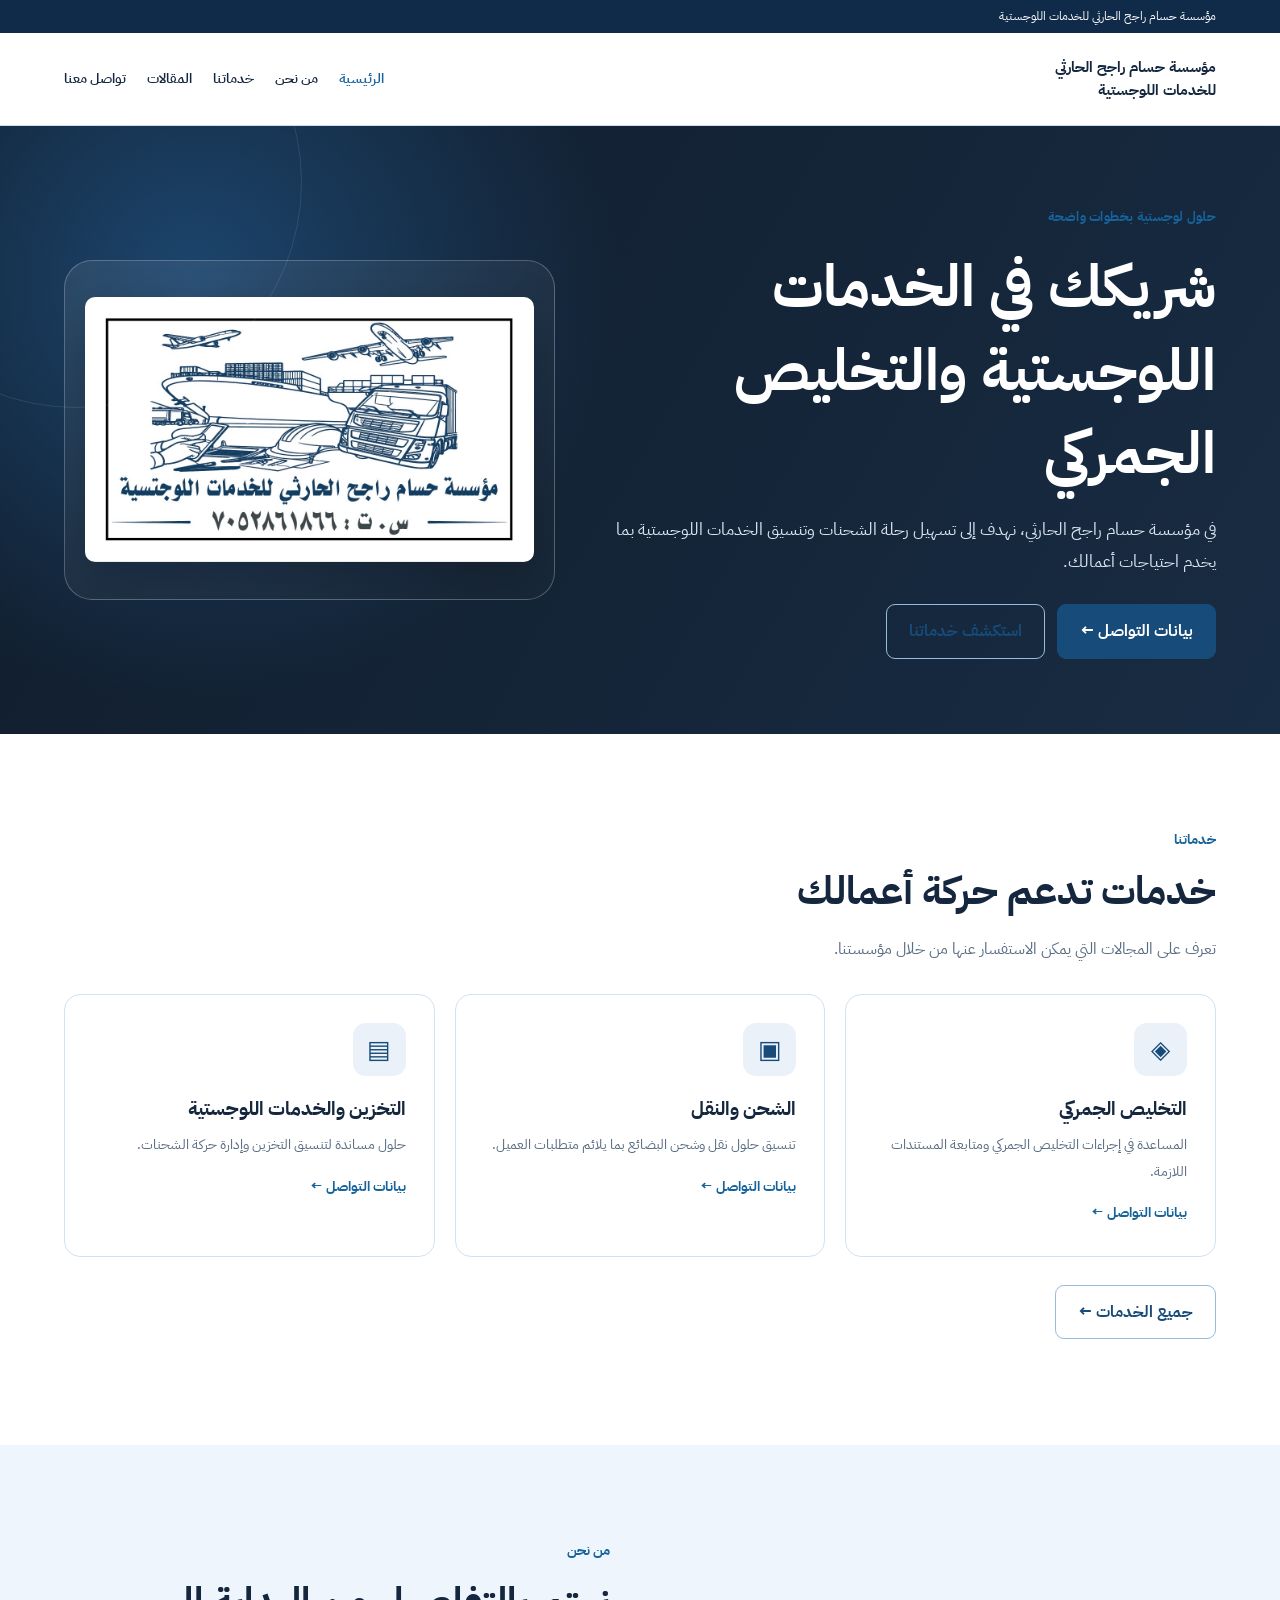
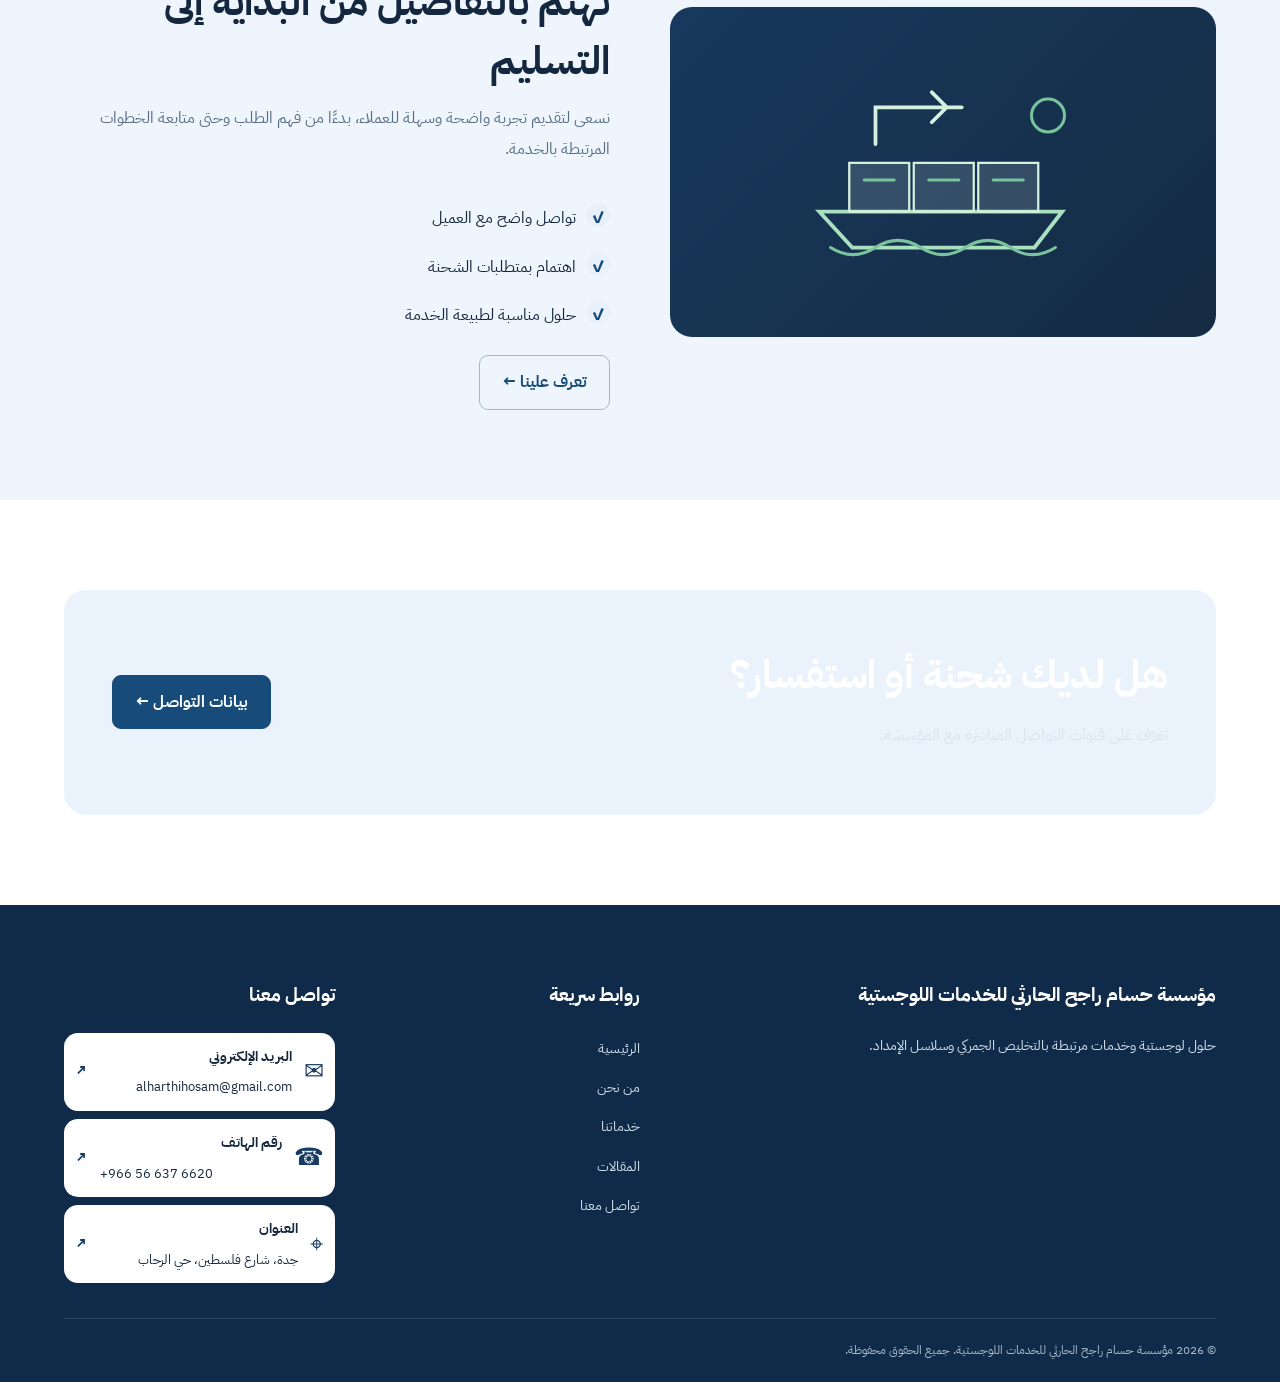
<file: index.html>
<!DOCTYPE html>
<html dir="rtl" lang="ar"><head><meta charset="utf-8"/><meta content="width=device-width,initial-scale=1" name="viewport"/><meta content="مؤسسة حسام راجح الحارثي للخدمات اللوجستية — حلول لوجستية وخدمات تخليص جمركي" name="description"/><title>الرئيسية | مؤسسة حسام راجح الحارثي</title><link href="assets/style.css" rel="stylesheet"/></head><body><div class="top"><div class="wrap">مؤسسة حسام راجح الحارثي للخدمات اللوجستية</div></div><header class="header"><div class="wrap nav"><a class="brand" href="index.html"><span>مؤسسة حسام راجح الحارثي<br/>للخدمات اللوجستية</span></a><button aria-expanded="false" aria-label="فتح القائمة" class="menu">☰ القائمة</button><nav aria-label="التنقل الرئيسي" class="links"><a class="active" href="index.html">الرئيسية</a><a class="" href="about.html">من نحن</a><a class="" href="services.html">خدماتنا</a><a class="" href="articles.html">المقالات</a><a class="" href="contact.html">تواصل معنا</a></nav></div></header><main><section class="hero"><div class="wrap inner"><div class="reveal"><span class="eyebrow">حلول لوجستية بخطوات واضحة</span><h1>شريكك في الخدمات اللوجستية والتخليص الجمركي</h1><p>في مؤسسة حسام راجح الحارثي، نهدف إلى تسهيل رحلة الشحنات وتنسيق الخدمات اللوجستية بما يخدم احتياجات أعمالك.</p><div class="hero-actions"><a class="btn" href="contact.html">بيانات التواصل ←</a><a class="btn outline" href="services.html">استكشف خدماتنا</a></div></div><div class="hero-art float"><img alt="شعار مؤسسة حسام راجح الحارثي للخدمات اللوجستية" class="hero-logo" src="assets/logo.jpg"/></div></div></section><section class="section"><div class="wrap"><span class="kicker">خدماتنا</span><h2>خدمات تدعم حركة أعمالك</h2><p class="intro">تعرف على المجالات التي يمكن الاستفسار عنها من خلال مؤسستنا.</p><div class="cards"><article class="card reveal"><div class="symbol">◈</div><h3>التخليص الجمركي</h3><p>المساعدة في إجراءات التخليص الجمركي ومتابعة المستندات اللازمة.</p><a class="more" href="contact.html">بيانات التواصل ←</a></article><article class="card reveal"><div class="symbol">▣</div><h3>الشحن والنقل</h3><p>تنسيق حلول نقل وشحن البضائع بما يلائم متطلبات العميل.</p><a class="more" href="contact.html">بيانات التواصل ←</a></article><article class="card reveal"><div class="symbol">▤</div><h3>التخزين والخدمات اللوجستية</h3><p>حلول مساندة لتنسيق التخزين وإدارة حركة الشحنات.</p><a class="more" href="contact.html">بيانات التواصل ←</a></article></div><p style="margin-top:28px"><a class="btn outline" href="services.html">جميع الخدمات ←</a></p></div></section><section class="section soft"><div class="wrap split"><div class="visual reveal"><svg aria-hidden="true" fill="none" viewbox="0 0 440 300" xmlns="http://www.w3.org/2000/svg"><path d="M55 202h324l-37 48H99z" stroke="#A9E0BF" stroke-width="5"></path><path d="M95 137h80v65H95zM181 137h80v65h-80zM267 137h80v65h-80z" fill="#F2FAF5" fill-opacity=".14" stroke="#D6F0E0" stroke-width="3"></path><path d="M115 160h40m46 0h40m46 0h40M70 250q30 19 60 0t60 0t60 0t60 0t60 0" stroke="#7AC49D" stroke-linecap="round" stroke-width="4"></path><path d="M130 112V63h115m-20 0-20-20m20 20-20 20" stroke="#D6F0E0" stroke-linecap="round" stroke-width="5"></path><circle cx="360" cy="74" r="22" stroke="#7AC49D" stroke-width="4"></circle></svg></div><div class="reveal"><span class="kicker">من نحن</span><h2>نهتم بالتفاصيل من البداية إلى التسليم</h2><p class="intro">نسعى لتقديم تجربة واضحة وسهلة للعملاء، بدءًا من فهم الطلب وحتى متابعة الخطوات المرتبطة بالخدمة.</p><ul class="ticks"><li>تواصل واضح مع العميل</li><li>اهتمام بمتطلبات الشحنة</li><li>حلول مناسبة لطبيعة الخدمة</li></ul><a class="btn outline" href="about.html">تعرف علينا ←</a></div></div></section><section class="section"><div class="wrap"><div class="cta reveal"><div><h2>هل لديك شحنة أو استفسار؟</h2><p>تعرّف على قنوات التواصل المباشرة مع المؤسسة.</p></div><a class="btn" href="contact.html">بيانات التواصل ←</a></div></div></section></main><footer class="footer"><div class="wrap"><div class="foot-grid"><div><h3>مؤسسة حسام راجح الحارثي للخدمات اللوجستية</h3><p>حلول لوجستية وخدمات مرتبطة بالتخليص الجمركي وسلاسل الإمداد.</p></div><div><h3>روابط سريعة</h3><ul><li><a href="index.html">الرئيسية</a></li><li><a href="about.html">من نحن</a></li><li><a href="services.html">خدماتنا</a></li><li><a href="articles.html">المقالات</a></li><li><a href="contact.html">تواصل معنا</a></li></ul></div><div><h3>تواصل معنا</h3><div class="contact-options">
<a class="contact-option" href="mailto:alharthihosam@gmail.com"><span>✉</span><div><strong>البريد الإلكتروني</strong><small>alharthihosam@gmail.com</small></div><b>↗</b></a>
<a class="contact-option" href="tel:+966566376620"><span>☎</span><div><strong>رقم الهاتف</strong><small dir="ltr">+966 56 637 6620</small></div><b>↗</b></a>
<a class="contact-option" href="https://www.google.com/maps/search/?api=1&amp;query=%D8%AC%D8%AF%D8%A9%D8%8C%20%D8%B4%D8%A7%D8%B1%D8%B9%20%D9%81%D9%84%D8%B3%D8%B7%D9%8A%D9%86%D8%8C%20%D8%AD%D9%8A%20%D8%A7%D9%84%D8%B1%D8%AD%D8%A7%D8%A8" rel="noopener noreferrer" target="_blank"><span>⌖</span><div><strong>العنوان</strong><small>جدة، شارع فلسطين، حي الرحاب</small></div><b>↗</b></a>
</div></div></div><div class="copyright">© 2026 مؤسسة حسام راجح الحارثي للخدمات اللوجستية. جميع الحقوق محفوظة.</div></div></footer><script defer="" src="assets/main.js"></script></body></html>
</file>
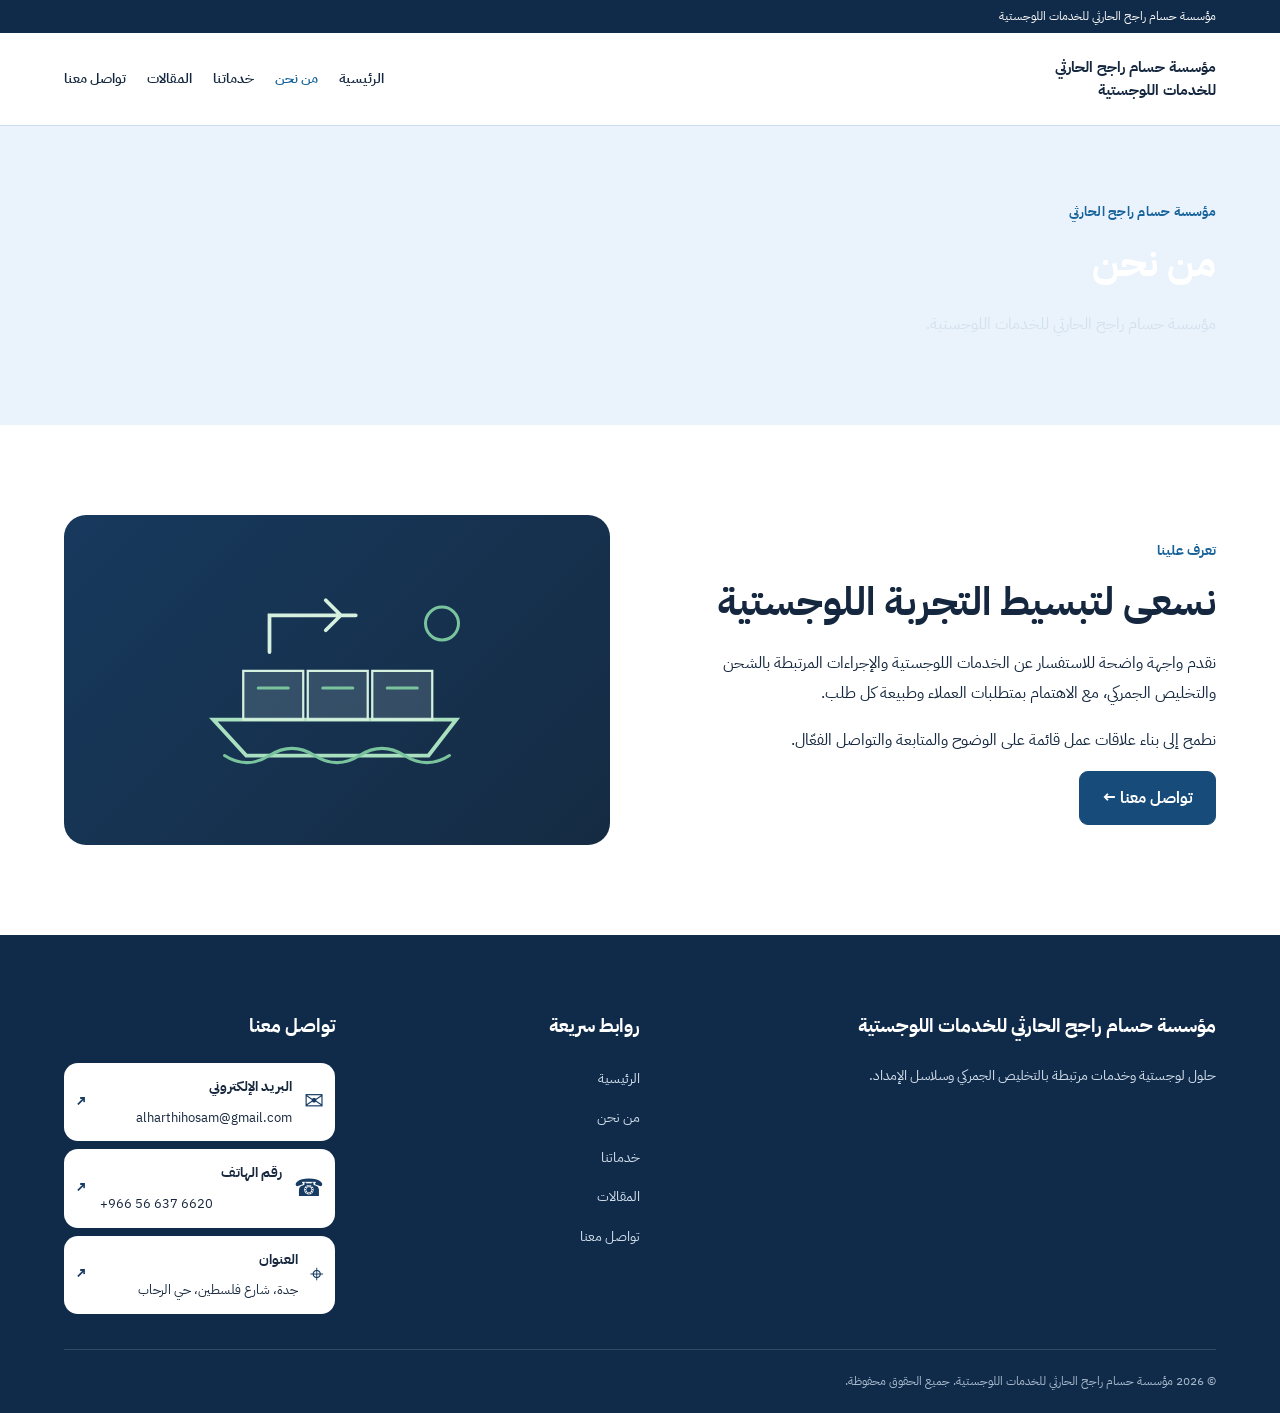
<file: about.html>
<!DOCTYPE html>
<html dir="rtl" lang="ar"><head><meta charset="utf-8"/><meta content="width=device-width,initial-scale=1" name="viewport"/><meta content="مؤسسة حسام راجح الحارثي للخدمات اللوجستية — حلول لوجستية وخدمات تخليص جمركي" name="description"/><title>من نحن | مؤسسة حسام راجح الحارثي</title><link href="assets/style.css" rel="stylesheet"/></head><body><div class="top"><div class="wrap">مؤسسة حسام راجح الحارثي للخدمات اللوجستية</div></div><header class="header"><div class="wrap nav"><a class="brand" href="index.html"><span>مؤسسة حسام راجح الحارثي<br/>للخدمات اللوجستية</span></a><button aria-expanded="false" aria-label="فتح القائمة" class="menu">☰ القائمة</button><nav aria-label="التنقل الرئيسي" class="links"><a class="" href="index.html">الرئيسية</a><a class="active" href="about.html">من نحن</a><a class="" href="services.html">خدماتنا</a><a class="" href="articles.html">المقالات</a><a class="" href="contact.html">تواصل معنا</a></nav></div></header><main><section class="page-title"><div class="wrap"><span class="eyebrow">مؤسسة حسام راجح الحارثي</span><h1>من نحن</h1><p>مؤسسة حسام راجح الحارثي للخدمات اللوجستية.</p></div></section><section class="section"><div class="wrap split"><div class="reveal"><span class="kicker">تعرف علينا</span><h2>نسعى لتبسيط التجربة اللوجستية</h2><p>نقدم واجهة واضحة للاستفسار عن الخدمات اللوجستية والإجراءات المرتبطة بالشحن والتخليص الجمركي، مع الاهتمام بمتطلبات العملاء وطبيعة كل طلب.</p><p>نطمح إلى بناء علاقات عمل قائمة على الوضوح والمتابعة والتواصل الفعّال.</p><a class="btn" href="contact.html">تواصل معنا ←</a></div><div class="visual reveal"><svg aria-hidden="true" fill="none" viewbox="0 0 440 300" xmlns="http://www.w3.org/2000/svg"><path d="M55 202h324l-37 48H99z" stroke="#A9E0BF" stroke-width="5"></path><path d="M95 137h80v65H95zM181 137h80v65h-80zM267 137h80v65h-80z" fill="#F2FAF5" fill-opacity=".14" stroke="#D6F0E0" stroke-width="3"></path><path d="M115 160h40m46 0h40m46 0h40M70 250q30 19 60 0t60 0t60 0t60 0t60 0" stroke="#7AC49D" stroke-linecap="round" stroke-width="4"></path><path d="M130 112V63h115m-20 0-20-20m20 20-20 20" stroke="#D6F0E0" stroke-linecap="round" stroke-width="5"></path><circle cx="360" cy="74" r="22" stroke="#7AC49D" stroke-width="4"></circle></svg></div></div></section></main><footer class="footer"><div class="wrap"><div class="foot-grid"><div><h3>مؤسسة حسام راجح الحارثي للخدمات اللوجستية</h3><p>حلول لوجستية وخدمات مرتبطة بالتخليص الجمركي وسلاسل الإمداد.</p></div><div><h3>روابط سريعة</h3><ul><li><a href="index.html">الرئيسية</a></li><li><a href="about.html">من نحن</a></li><li><a href="services.html">خدماتنا</a></li><li><a href="articles.html">المقالات</a></li><li><a href="contact.html">تواصل معنا</a></li></ul></div><div><h3>تواصل معنا</h3><div class="contact-options">
<a class="contact-option" href="mailto:alharthihosam@gmail.com"><span>✉</span><div><strong>البريد الإلكتروني</strong><small>alharthihosam@gmail.com</small></div><b>↗</b></a>
<a class="contact-option" href="tel:+966566376620"><span>☎</span><div><strong>رقم الهاتف</strong><small dir="ltr">+966 56 637 6620</small></div><b>↗</b></a>
<a class="contact-option" href="https://www.google.com/maps/search/?api=1&amp;query=%D8%AC%D8%AF%D8%A9%D8%8C%20%D8%B4%D8%A7%D8%B1%D8%B9%20%D9%81%D9%84%D8%B3%D8%B7%D9%8A%D9%86%D8%8C%20%D8%AD%D9%8A%20%D8%A7%D9%84%D8%B1%D8%AD%D8%A7%D8%A8" rel="noopener noreferrer" target="_blank"><span>⌖</span><div><strong>العنوان</strong><small>جدة، شارع فلسطين، حي الرحاب</small></div><b>↗</b></a>
</div></div></div><div class="copyright">© 2026 مؤسسة حسام راجح الحارثي للخدمات اللوجستية. جميع الحقوق محفوظة.</div></div></footer><script defer="" src="assets/main.js"></script></body></html>
</file>
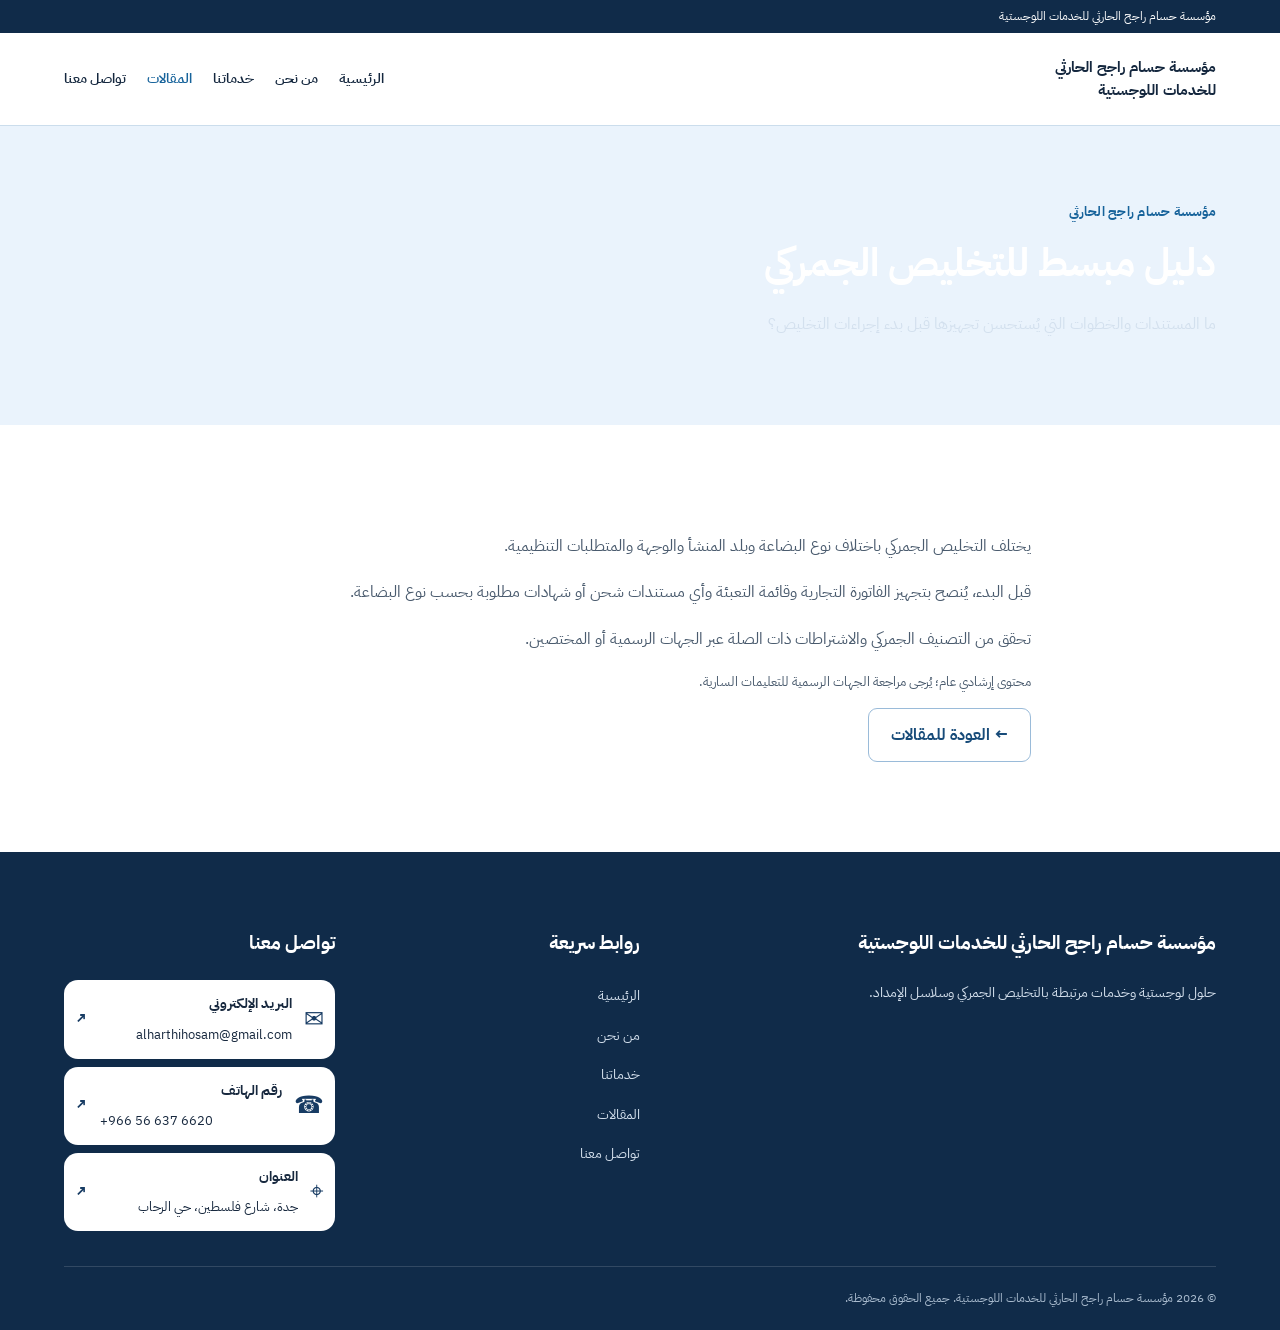
<file: article-customs.html>
<!DOCTYPE html>
<html dir="rtl" lang="ar"><head><meta charset="utf-8"/><meta content="width=device-width,initial-scale=1" name="viewport"/><meta content="مؤسسة حسام راجح الحارثي للخدمات اللوجستية — حلول لوجستية وخدمات تخليص جمركي" name="description"/><title>دليل مبسط للتخليص الجمركي | مؤسسة حسام راجح الحارثي</title><link href="assets/style.css" rel="stylesheet"/></head><body><div class="top"><div class="wrap">مؤسسة حسام راجح الحارثي للخدمات اللوجستية</div></div><header class="header"><div class="wrap nav"><a class="brand" href="index.html"><span>مؤسسة حسام راجح الحارثي<br/>للخدمات اللوجستية</span></a><button aria-expanded="false" aria-label="فتح القائمة" class="menu">☰ القائمة</button><nav aria-label="التنقل الرئيسي" class="links"><a class="" href="index.html">الرئيسية</a><a class="" href="about.html">من نحن</a><a class="" href="services.html">خدماتنا</a><a class="active" href="articles.html">المقالات</a><a class="" href="contact.html">تواصل معنا</a></nav></div></header><main><section class="page-title"><div class="wrap"><span class="eyebrow">مؤسسة حسام راجح الحارثي</span><h1>دليل مبسط للتخليص الجمركي</h1><p>ما المستندات والخطوات التي يُستحسن تجهيزها قبل بدء إجراءات التخليص؟</p></div></section><section class="section"><div class="wrap article"><p>يختلف التخليص الجمركي باختلاف نوع البضاعة وبلد المنشأ والوجهة والمتطلبات التنظيمية.</p><p>قبل البدء، يُنصح بتجهيز الفاتورة التجارية وقائمة التعبئة وأي مستندات شحن أو شهادات مطلوبة بحسب نوع البضاعة.</p><p>تحقق من التصنيف الجمركي والاشتراطات ذات الصلة عبر الجهات الرسمية أو المختصين.</p><p class="note">محتوى إرشادي عام؛ يُرجى مراجعة الجهات الرسمية للتعليمات السارية.</p><a class="btn outline" href="articles.html">← العودة للمقالات</a></div></section></main><footer class="footer"><div class="wrap"><div class="foot-grid"><div><h3>مؤسسة حسام راجح الحارثي للخدمات اللوجستية</h3><p>حلول لوجستية وخدمات مرتبطة بالتخليص الجمركي وسلاسل الإمداد.</p></div><div><h3>روابط سريعة</h3><ul><li><a href="index.html">الرئيسية</a></li><li><a href="about.html">من نحن</a></li><li><a href="services.html">خدماتنا</a></li><li><a href="articles.html">المقالات</a></li><li><a href="contact.html">تواصل معنا</a></li></ul></div><div><h3>تواصل معنا</h3><div class="contact-options">
<a class="contact-option" href="mailto:alharthihosam@gmail.com"><span>✉</span><div><strong>البريد الإلكتروني</strong><small>alharthihosam@gmail.com</small></div><b>↗</b></a>
<a class="contact-option" href="tel:+966566376620"><span>☎</span><div><strong>رقم الهاتف</strong><small dir="ltr">+966 56 637 6620</small></div><b>↗</b></a>
<a class="contact-option" href="https://www.google.com/maps/search/?api=1&amp;query=%D8%AC%D8%AF%D8%A9%D8%8C%20%D8%B4%D8%A7%D8%B1%D8%B9%20%D9%81%D9%84%D8%B3%D8%B7%D9%8A%D9%86%D8%8C%20%D8%AD%D9%8A%20%D8%A7%D9%84%D8%B1%D8%AD%D8%A7%D8%A8" rel="noopener noreferrer" target="_blank"><span>⌖</span><div><strong>العنوان</strong><small>جدة، شارع فلسطين، حي الرحاب</small></div><b>↗</b></a>
</div></div></div><div class="copyright">© 2026 مؤسسة حسام راجح الحارثي للخدمات اللوجستية. جميع الحقوق محفوظة.</div></div></footer><script defer="" src="assets/main.js"></script></body></html>
</file>
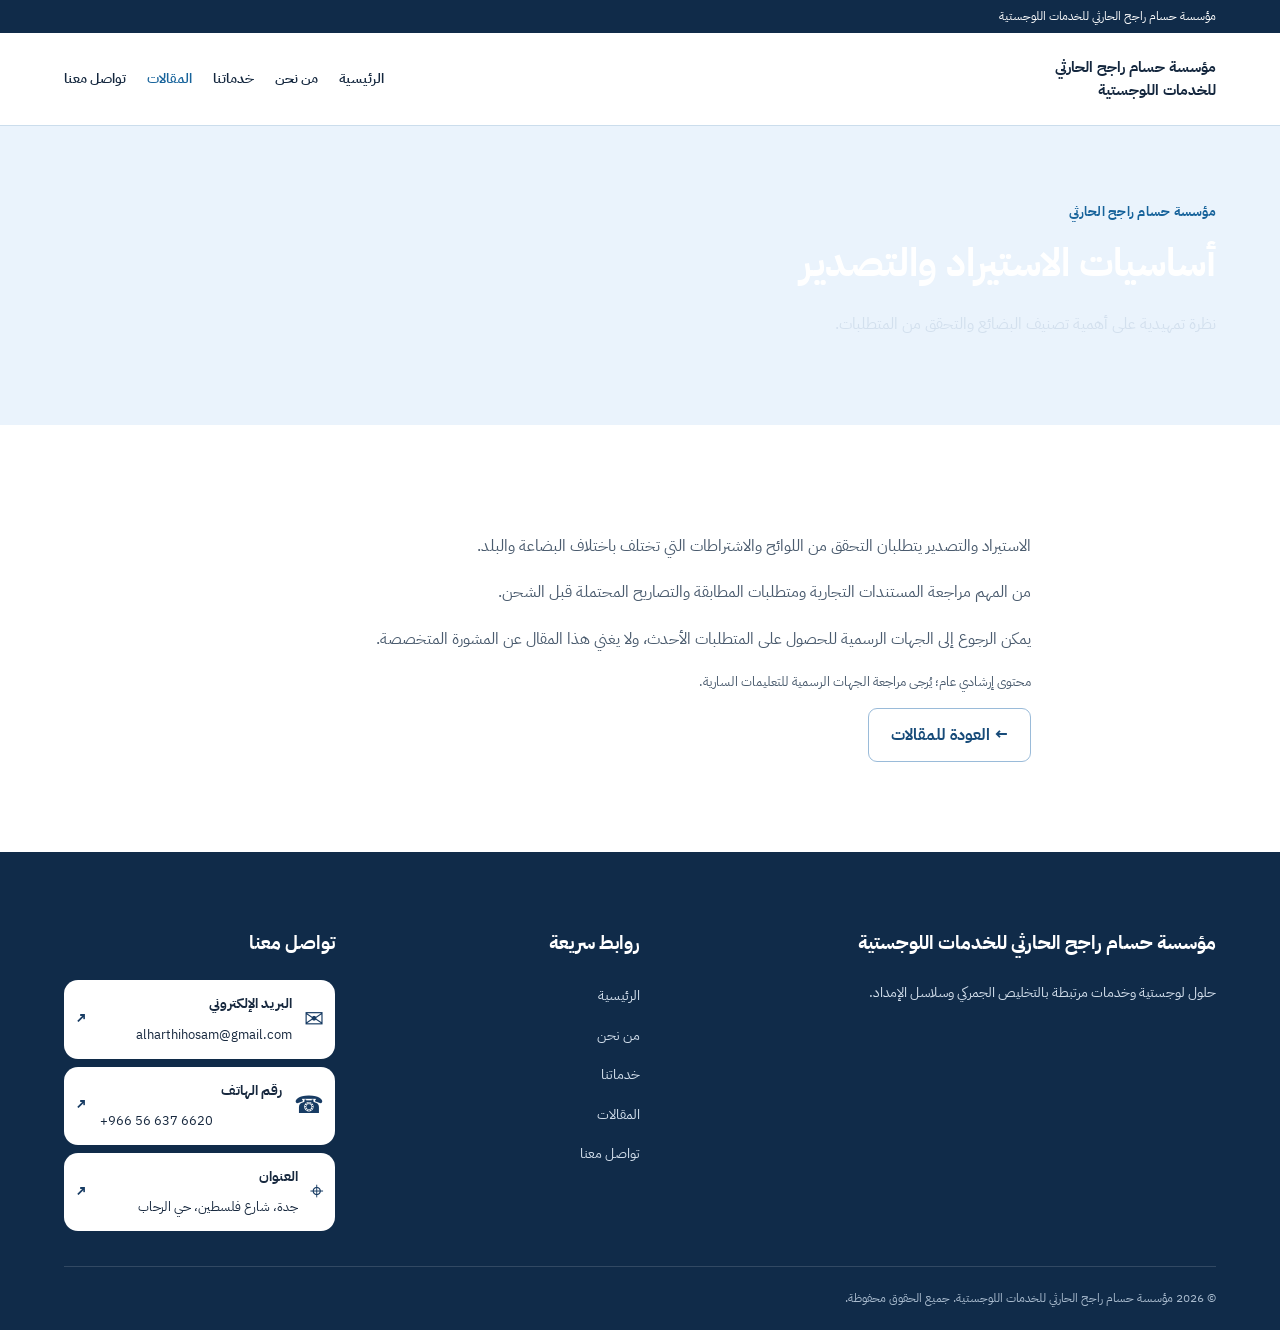
<file: article-import.html>
<!DOCTYPE html>
<html dir="rtl" lang="ar"><head><meta charset="utf-8"/><meta content="width=device-width,initial-scale=1" name="viewport"/><meta content="مؤسسة حسام راجح الحارثي للخدمات اللوجستية — حلول لوجستية وخدمات تخليص جمركي" name="description"/><title>أساسيات الاستيراد والتصدير | مؤسسة حسام راجح الحارثي</title><link href="assets/style.css" rel="stylesheet"/></head><body><div class="top"><div class="wrap">مؤسسة حسام راجح الحارثي للخدمات اللوجستية</div></div><header class="header"><div class="wrap nav"><a class="brand" href="index.html"><span>مؤسسة حسام راجح الحارثي<br/>للخدمات اللوجستية</span></a><button aria-expanded="false" aria-label="فتح القائمة" class="menu">☰ القائمة</button><nav aria-label="التنقل الرئيسي" class="links"><a class="" href="index.html">الرئيسية</a><a class="" href="about.html">من نحن</a><a class="" href="services.html">خدماتنا</a><a class="active" href="articles.html">المقالات</a><a class="" href="contact.html">تواصل معنا</a></nav></div></header><main><section class="page-title"><div class="wrap"><span class="eyebrow">مؤسسة حسام راجح الحارثي</span><h1>أساسيات الاستيراد والتصدير</h1><p>نظرة تمهيدية على أهمية تصنيف البضائع والتحقق من المتطلبات.</p></div></section><section class="section"><div class="wrap article"><p>الاستيراد والتصدير يتطلبان التحقق من اللوائح والاشتراطات التي تختلف باختلاف البضاعة والبلد.</p><p>من المهم مراجعة المستندات التجارية ومتطلبات المطابقة والتصاريح المحتملة قبل الشحن.</p><p>يمكن الرجوع إلى الجهات الرسمية للحصول على المتطلبات الأحدث، ولا يغني هذا المقال عن المشورة المتخصصة.</p><p class="note">محتوى إرشادي عام؛ يُرجى مراجعة الجهات الرسمية للتعليمات السارية.</p><a class="btn outline" href="articles.html">← العودة للمقالات</a></div></section></main><footer class="footer"><div class="wrap"><div class="foot-grid"><div><h3>مؤسسة حسام راجح الحارثي للخدمات اللوجستية</h3><p>حلول لوجستية وخدمات مرتبطة بالتخليص الجمركي وسلاسل الإمداد.</p></div><div><h3>روابط سريعة</h3><ul><li><a href="index.html">الرئيسية</a></li><li><a href="about.html">من نحن</a></li><li><a href="services.html">خدماتنا</a></li><li><a href="articles.html">المقالات</a></li><li><a href="contact.html">تواصل معنا</a></li></ul></div><div><h3>تواصل معنا</h3><div class="contact-options">
<a class="contact-option" href="mailto:alharthihosam@gmail.com"><span>✉</span><div><strong>البريد الإلكتروني</strong><small>alharthihosam@gmail.com</small></div><b>↗</b></a>
<a class="contact-option" href="tel:+966566376620"><span>☎</span><div><strong>رقم الهاتف</strong><small dir="ltr">+966 56 637 6620</small></div><b>↗</b></a>
<a class="contact-option" href="https://www.google.com/maps/search/?api=1&amp;query=%D8%AC%D8%AF%D8%A9%D8%8C%20%D8%B4%D8%A7%D8%B1%D8%B9%20%D9%81%D9%84%D8%B3%D8%B7%D9%8A%D9%86%D8%8C%20%D8%AD%D9%8A%20%D8%A7%D9%84%D8%B1%D8%AD%D8%A7%D8%A8" rel="noopener noreferrer" target="_blank"><span>⌖</span><div><strong>العنوان</strong><small>جدة، شارع فلسطين، حي الرحاب</small></div><b>↗</b></a>
</div></div></div><div class="copyright">© 2026 مؤسسة حسام راجح الحارثي للخدمات اللوجستية. جميع الحقوق محفوظة.</div></div></footer><script defer="" src="assets/main.js"></script></body></html>
</file>
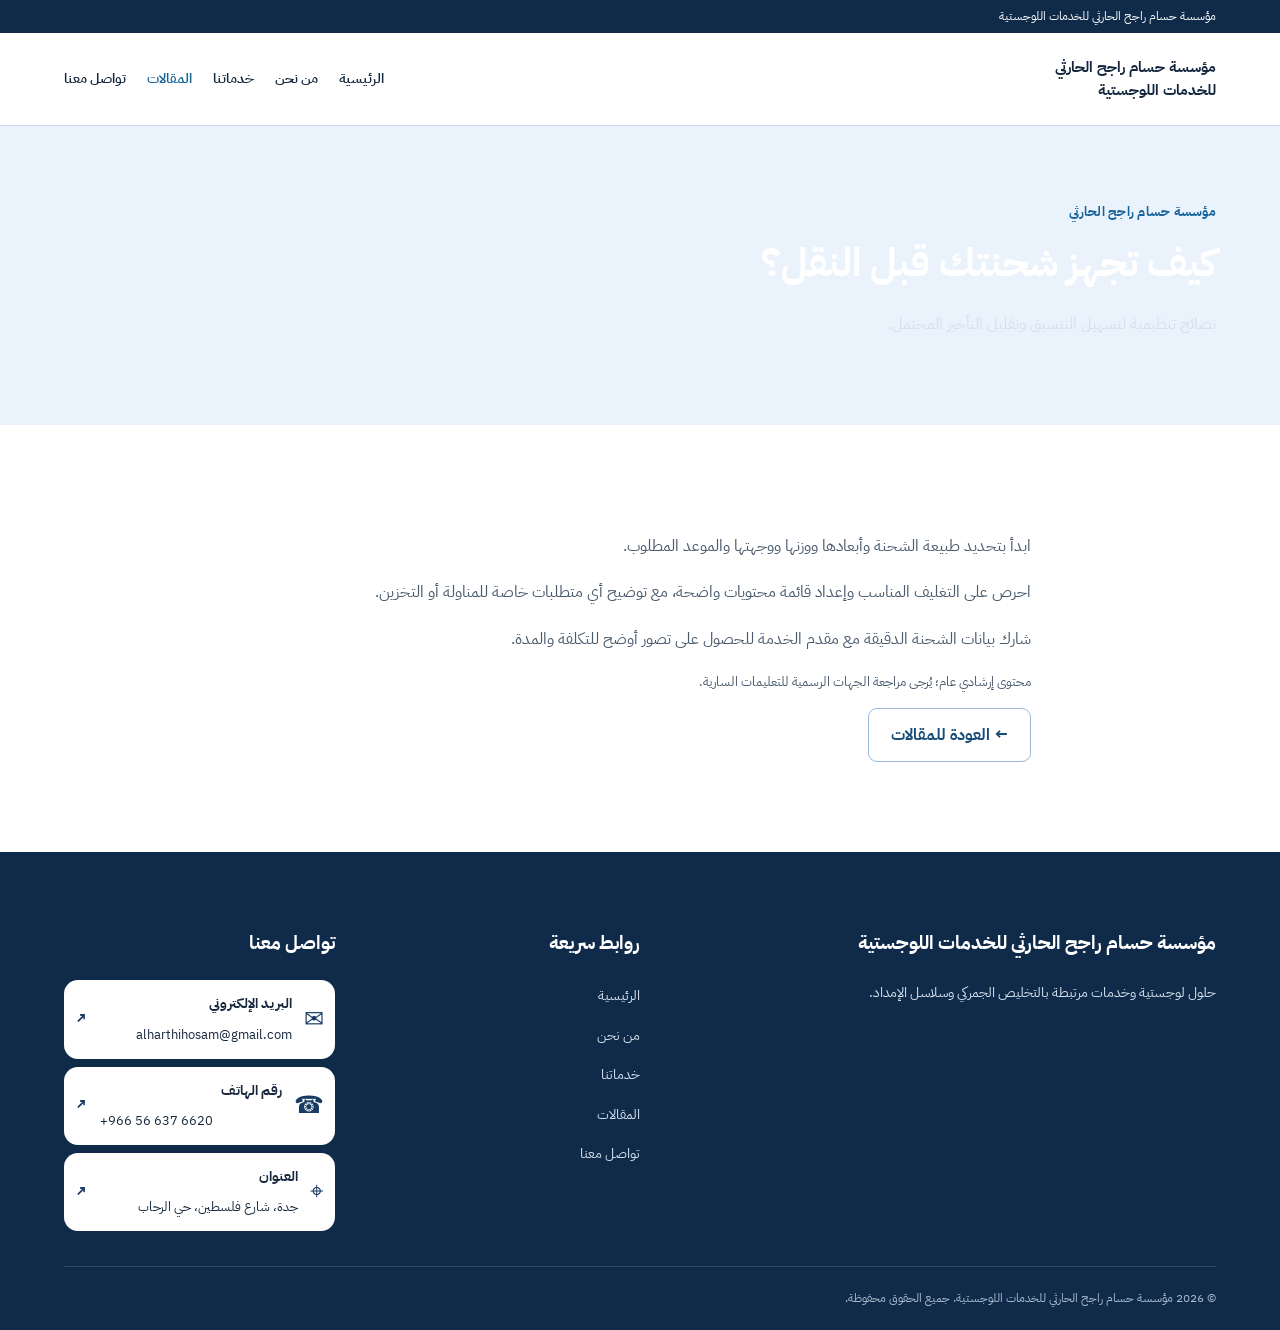
<file: article-shipping.html>
<!DOCTYPE html>
<html dir="rtl" lang="ar"><head><meta charset="utf-8"/><meta content="width=device-width,initial-scale=1" name="viewport"/><meta content="مؤسسة حسام راجح الحارثي للخدمات اللوجستية — حلول لوجستية وخدمات تخليص جمركي" name="description"/><title>كيف تجهز شحنتك قبل النقل؟ | مؤسسة حسام راجح الحارثي</title><link href="assets/style.css" rel="stylesheet"/></head><body><div class="top"><div class="wrap">مؤسسة حسام راجح الحارثي للخدمات اللوجستية</div></div><header class="header"><div class="wrap nav"><a class="brand" href="index.html"><span>مؤسسة حسام راجح الحارثي<br/>للخدمات اللوجستية</span></a><button aria-expanded="false" aria-label="فتح القائمة" class="menu">☰ القائمة</button><nav aria-label="التنقل الرئيسي" class="links"><a class="" href="index.html">الرئيسية</a><a class="" href="about.html">من نحن</a><a class="" href="services.html">خدماتنا</a><a class="active" href="articles.html">المقالات</a><a class="" href="contact.html">تواصل معنا</a></nav></div></header><main><section class="page-title"><div class="wrap"><span class="eyebrow">مؤسسة حسام راجح الحارثي</span><h1>كيف تجهز شحنتك قبل النقل؟</h1><p>نصائح تنظيمية لتسهيل التنسيق وتقليل التأخير المحتمل.</p></div></section><section class="section"><div class="wrap article"><p>ابدأ بتحديد طبيعة الشحنة وأبعادها ووزنها ووجهتها والموعد المطلوب.</p><p>احرص على التغليف المناسب وإعداد قائمة محتويات واضحة، مع توضيح أي متطلبات خاصة للمناولة أو التخزين.</p><p>شارك بيانات الشحنة الدقيقة مع مقدم الخدمة للحصول على تصور أوضح للتكلفة والمدة.</p><p class="note">محتوى إرشادي عام؛ يُرجى مراجعة الجهات الرسمية للتعليمات السارية.</p><a class="btn outline" href="articles.html">← العودة للمقالات</a></div></section></main><footer class="footer"><div class="wrap"><div class="foot-grid"><div><h3>مؤسسة حسام راجح الحارثي للخدمات اللوجستية</h3><p>حلول لوجستية وخدمات مرتبطة بالتخليص الجمركي وسلاسل الإمداد.</p></div><div><h3>روابط سريعة</h3><ul><li><a href="index.html">الرئيسية</a></li><li><a href="about.html">من نحن</a></li><li><a href="services.html">خدماتنا</a></li><li><a href="articles.html">المقالات</a></li><li><a href="contact.html">تواصل معنا</a></li></ul></div><div><h3>تواصل معنا</h3><div class="contact-options">
<a class="contact-option" href="mailto:alharthihosam@gmail.com"><span>✉</span><div><strong>البريد الإلكتروني</strong><small>alharthihosam@gmail.com</small></div><b>↗</b></a>
<a class="contact-option" href="tel:+966566376620"><span>☎</span><div><strong>رقم الهاتف</strong><small dir="ltr">+966 56 637 6620</small></div><b>↗</b></a>
<a class="contact-option" href="https://www.google.com/maps/search/?api=1&amp;query=%D8%AC%D8%AF%D8%A9%D8%8C%20%D8%B4%D8%A7%D8%B1%D8%B9%20%D9%81%D9%84%D8%B3%D8%B7%D9%8A%D9%86%D8%8C%20%D8%AD%D9%8A%20%D8%A7%D9%84%D8%B1%D8%AD%D8%A7%D8%A8" rel="noopener noreferrer" target="_blank"><span>⌖</span><div><strong>العنوان</strong><small>جدة، شارع فلسطين، حي الرحاب</small></div><b>↗</b></a>
</div></div></div><div class="copyright">© 2026 مؤسسة حسام راجح الحارثي للخدمات اللوجستية. جميع الحقوق محفوظة.</div></div></footer><script defer="" src="assets/main.js"></script></body></html>
</file>
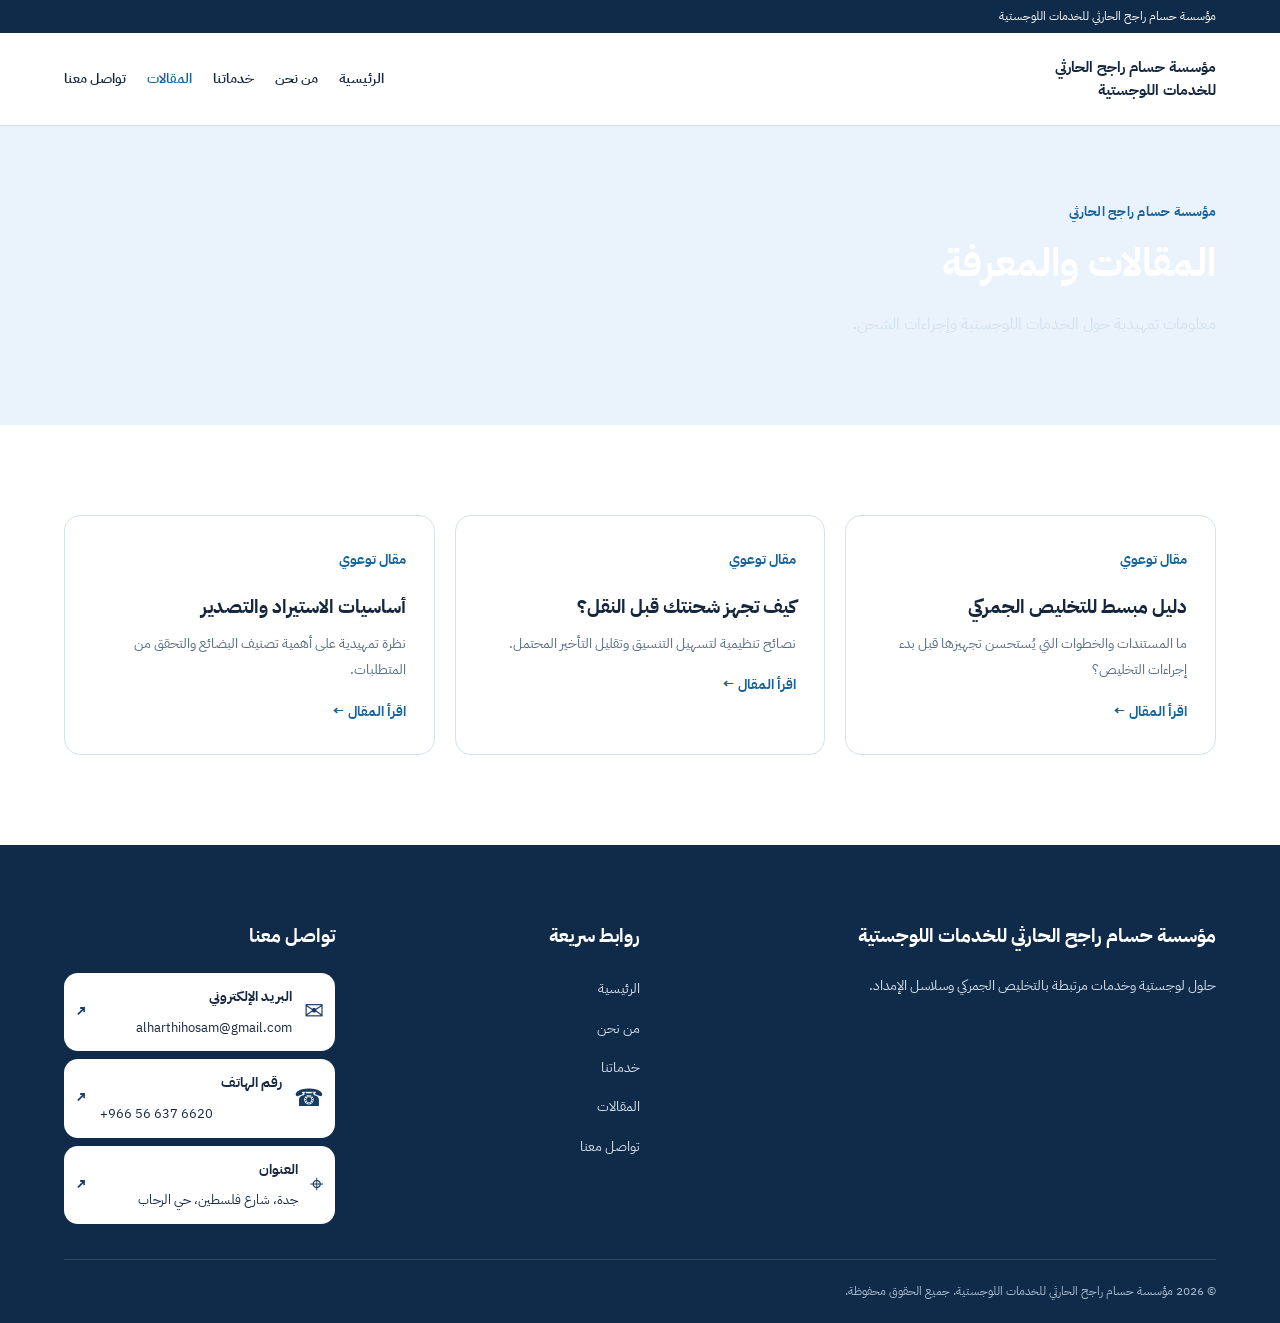
<file: articles.html>
<!DOCTYPE html>
<html dir="rtl" lang="ar"><head><meta charset="utf-8"/><meta content="width=device-width,initial-scale=1" name="viewport"/><meta content="مؤسسة حسام راجح الحارثي للخدمات اللوجستية — حلول لوجستية وخدمات تخليص جمركي" name="description"/><title>المقالات | مؤسسة حسام راجح الحارثي</title><link href="assets/style.css" rel="stylesheet"/></head><body><div class="top"><div class="wrap">مؤسسة حسام راجح الحارثي للخدمات اللوجستية</div></div><header class="header"><div class="wrap nav"><a class="brand" href="index.html"><span>مؤسسة حسام راجح الحارثي<br/>للخدمات اللوجستية</span></a><button aria-expanded="false" aria-label="فتح القائمة" class="menu">☰ القائمة</button><nav aria-label="التنقل الرئيسي" class="links"><a class="" href="index.html">الرئيسية</a><a class="" href="about.html">من نحن</a><a class="" href="services.html">خدماتنا</a><a class="active" href="articles.html">المقالات</a><a class="" href="contact.html">تواصل معنا</a></nav></div></header><main><section class="page-title"><div class="wrap"><span class="eyebrow">مؤسسة حسام راجح الحارثي</span><h1>المقالات والمعرفة</h1><p>معلومات تمهيدية حول الخدمات اللوجستية وإجراءات الشحن.</p></div></section><section class="section"><div class="wrap"><div class="cards"><article class="card reveal"><span class="kicker">مقال توعوي</span><h3>دليل مبسط للتخليص الجمركي</h3><p>ما المستندات والخطوات التي يُستحسن تجهيزها قبل بدء إجراءات التخليص؟</p><a class="more" href="article-customs.html">اقرأ المقال ←</a></article><article class="card reveal"><span class="kicker">مقال توعوي</span><h3>كيف تجهز شحنتك قبل النقل؟</h3><p>نصائح تنظيمية لتسهيل التنسيق وتقليل التأخير المحتمل.</p><a class="more" href="article-shipping.html">اقرأ المقال ←</a></article><article class="card reveal"><span class="kicker">مقال توعوي</span><h3>أساسيات الاستيراد والتصدير</h3><p>نظرة تمهيدية على أهمية تصنيف البضائع والتحقق من المتطلبات.</p><a class="more" href="article-import.html">اقرأ المقال ←</a></article></div></div></section></main><footer class="footer"><div class="wrap"><div class="foot-grid"><div><h3>مؤسسة حسام راجح الحارثي للخدمات اللوجستية</h3><p>حلول لوجستية وخدمات مرتبطة بالتخليص الجمركي وسلاسل الإمداد.</p></div><div><h3>روابط سريعة</h3><ul><li><a href="index.html">الرئيسية</a></li><li><a href="about.html">من نحن</a></li><li><a href="services.html">خدماتنا</a></li><li><a href="articles.html">المقالات</a></li><li><a href="contact.html">تواصل معنا</a></li></ul></div><div><h3>تواصل معنا</h3><div class="contact-options">
<a class="contact-option" href="mailto:alharthihosam@gmail.com"><span>✉</span><div><strong>البريد الإلكتروني</strong><small>alharthihosam@gmail.com</small></div><b>↗</b></a>
<a class="contact-option" href="tel:+966566376620"><span>☎</span><div><strong>رقم الهاتف</strong><small dir="ltr">+966 56 637 6620</small></div><b>↗</b></a>
<a class="contact-option" href="https://www.google.com/maps/search/?api=1&amp;query=%D8%AC%D8%AF%D8%A9%D8%8C%20%D8%B4%D8%A7%D8%B1%D8%B9%20%D9%81%D9%84%D8%B3%D8%B7%D9%8A%D9%86%D8%8C%20%D8%AD%D9%8A%20%D8%A7%D9%84%D8%B1%D8%AD%D8%A7%D8%A8" rel="noopener noreferrer" target="_blank"><span>⌖</span><div><strong>العنوان</strong><small>جدة، شارع فلسطين، حي الرحاب</small></div><b>↗</b></a>
</div></div></div><div class="copyright">© 2026 مؤسسة حسام راجح الحارثي للخدمات اللوجستية. جميع الحقوق محفوظة.</div></div></footer><script defer="" src="assets/main.js"></script></body></html>
</file>
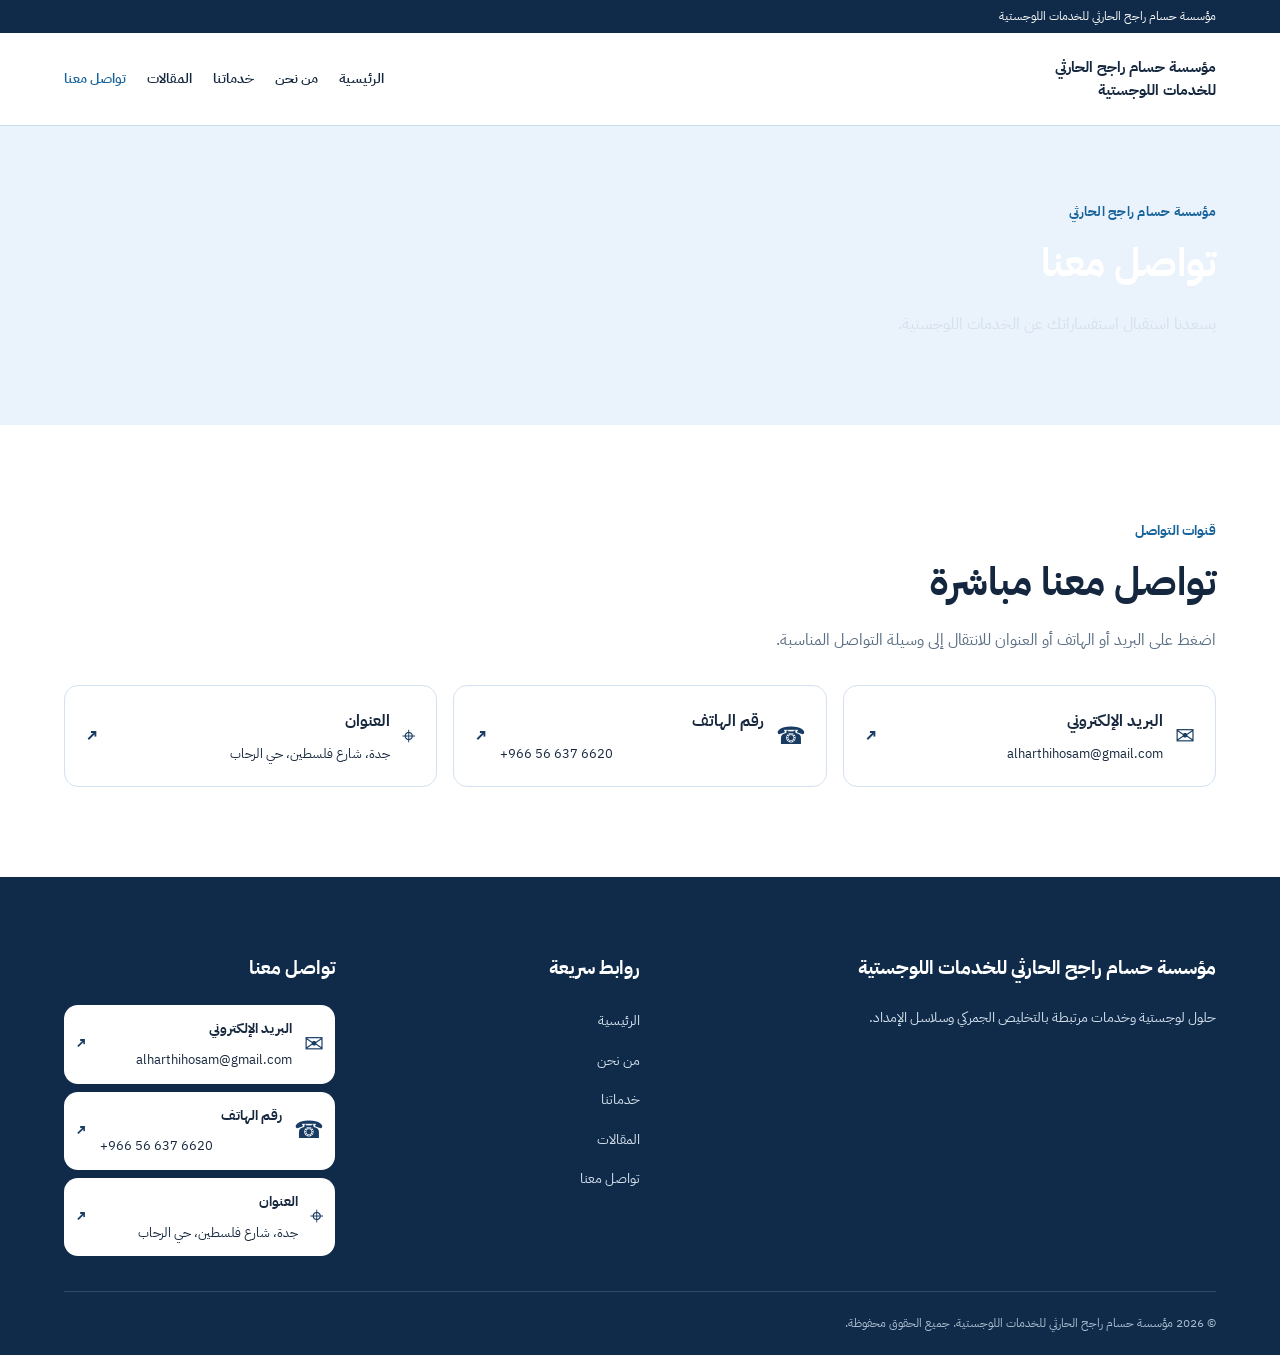
<file: contact.html>
<!DOCTYPE html>
<html dir="rtl" lang="ar"><head><meta charset="utf-8"/><meta content="width=device-width,initial-scale=1" name="viewport"/><meta content="مؤسسة حسام راجح الحارثي للخدمات اللوجستية — حلول لوجستية وخدمات تخليص جمركي" name="description"/><title>تواصل معنا | مؤسسة حسام راجح الحارثي</title><link href="assets/style.css" rel="stylesheet"/></head><body><div class="top"><div class="wrap">مؤسسة حسام راجح الحارثي للخدمات اللوجستية</div></div><header class="header"><div class="wrap nav"><a class="brand" href="index.html"><span>مؤسسة حسام راجح الحارثي<br/>للخدمات اللوجستية</span></a><button aria-expanded="false" aria-label="فتح القائمة" class="menu">☰ القائمة</button><nav aria-label="التنقل الرئيسي" class="links"><a class="" href="index.html">الرئيسية</a><a class="" href="about.html">من نحن</a><a class="" href="services.html">خدماتنا</a><a class="" href="articles.html">المقالات</a><a class="active" href="contact.html">تواصل معنا</a></nav></div></header><main><section class="page-title"><div class="wrap"><span class="eyebrow">مؤسسة حسام راجح الحارثي</span><h1>تواصل معنا</h1><p>يسعدنا استقبال استفساراتك عن الخدمات اللوجستية.</p></div></section><section class="section"><div class="wrap"><span class="kicker">قنوات التواصل</span><h2>تواصل معنا مباشرة</h2><p class="intro">اضغط على البريد أو الهاتف أو العنوان للانتقال إلى وسيلة التواصل المناسبة.</p><div class="contact-options">
<a class="contact-option" href="mailto:alharthihosam@gmail.com"><span>✉</span><div><strong>البريد الإلكتروني</strong><small>alharthihosam@gmail.com</small></div><b>↗</b></a>
<a class="contact-option" href="tel:+966566376620"><span>☎</span><div><strong>رقم الهاتف</strong><small dir="ltr">+966 56 637 6620</small></div><b>↗</b></a>
<a class="contact-option" href="https://www.google.com/maps/search/?api=1&amp;query=%D8%AC%D8%AF%D8%A9%D8%8C%20%D8%B4%D8%A7%D8%B1%D8%B9%20%D9%81%D9%84%D8%B3%D8%B7%D9%8A%D9%86%D8%8C%20%D8%AD%D9%8A%20%D8%A7%D9%84%D8%B1%D8%AD%D8%A7%D8%A8" rel="noopener noreferrer" target="_blank"><span>⌖</span><div><strong>العنوان</strong><small>جدة، شارع فلسطين، حي الرحاب</small></div><b>↗</b></a>
</div></div></section></main><footer class="footer"><div class="wrap"><div class="foot-grid"><div><h3>مؤسسة حسام راجح الحارثي للخدمات اللوجستية</h3><p>حلول لوجستية وخدمات مرتبطة بالتخليص الجمركي وسلاسل الإمداد.</p></div><div><h3>روابط سريعة</h3><ul><li><a href="index.html">الرئيسية</a></li><li><a href="about.html">من نحن</a></li><li><a href="services.html">خدماتنا</a></li><li><a href="articles.html">المقالات</a></li><li><a href="contact.html">تواصل معنا</a></li></ul></div><div><h3>تواصل معنا</h3><div class="contact-options">
<a class="contact-option" href="mailto:alharthihosam@gmail.com"><span>✉</span><div><strong>البريد الإلكتروني</strong><small>alharthihosam@gmail.com</small></div><b>↗</b></a>
<a class="contact-option" href="tel:+966566376620"><span>☎</span><div><strong>رقم الهاتف</strong><small dir="ltr">+966 56 637 6620</small></div><b>↗</b></a>
<a class="contact-option" href="https://www.google.com/maps/search/?api=1&amp;query=%D8%AC%D8%AF%D8%A9%D8%8C%20%D8%B4%D8%A7%D8%B1%D8%B9%20%D9%81%D9%84%D8%B3%D8%B7%D9%8A%D9%86%D8%8C%20%D8%AD%D9%8A%20%D8%A7%D9%84%D8%B1%D8%AD%D8%A7%D8%A8" rel="noopener noreferrer" target="_blank"><span>⌖</span><div><strong>العنوان</strong><small>جدة، شارع فلسطين، حي الرحاب</small></div><b>↗</b></a>
</div></div></div><div class="copyright">© 2026 مؤسسة حسام راجح الحارثي للخدمات اللوجستية. جميع الحقوق محفوظة.</div></div></footer><script defer="" src="assets/main.js"></script></body></html>
</file>
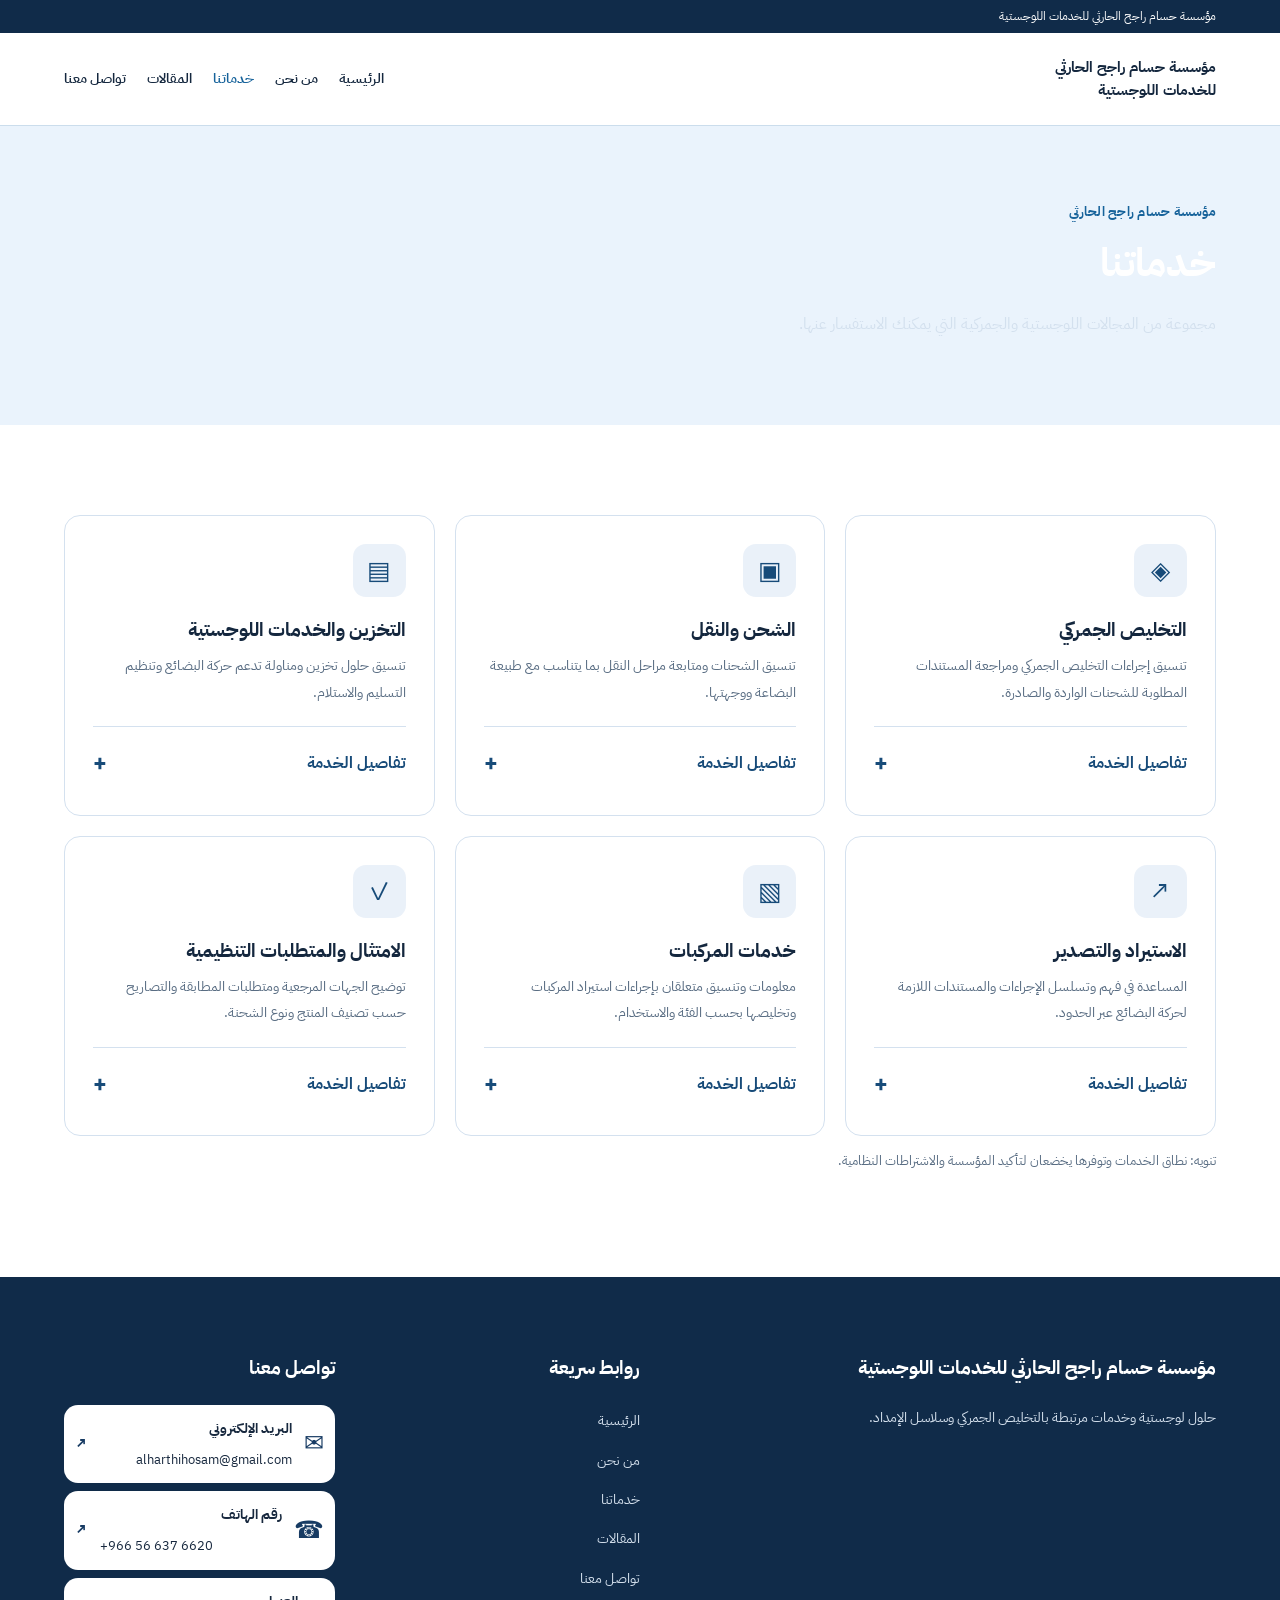
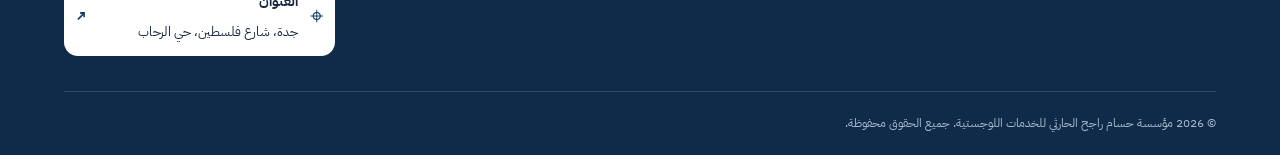
<file: services.html>
<!DOCTYPE html>

<html dir="rtl" lang="ar"><head><meta charset="utf-8"/><meta content="width=device-width,initial-scale=1" name="viewport"/><meta content="مؤسسة حسام راجح الحارثي للخدمات اللوجستية — حلول لوجستية وخدمات تخليص جمركي" name="description"/><title>خدماتنا | مؤسسة حسام راجح الحارثي</title><link href="assets/style.css" rel="stylesheet"/></head><body><div class="top"><div class="wrap">مؤسسة حسام راجح الحارثي للخدمات اللوجستية</div></div><header class="header"><div class="wrap nav"><a class="brand" href="index.html"><span>مؤسسة حسام راجح الحارثي<br/>للخدمات اللوجستية</span></a><button aria-expanded="false" aria-label="فتح القائمة" class="menu">☰ القائمة</button><nav aria-label="التنقل الرئيسي" class="links"><a class="" href="index.html">الرئيسية</a><a class="" href="about.html">من نحن</a><a class="active" href="services.html">خدماتنا</a><a class="" href="articles.html">المقالات</a><a class="" href="contact.html">تواصل معنا</a></nav></div></header><main><section class="page-title"><div class="wrap"><span class="eyebrow">مؤسسة حسام راجح الحارثي</span><h1>خدماتنا</h1><p>مجموعة من المجالات اللوجستية والجمركية التي يمكنك الاستفسار عنها.</p></div></section><section class="section"><div class="wrap"><div class="cards"><article class="card reveal"><div class="symbol">◈</div><h3>التخليص الجمركي</h3><p>تنسيق إجراءات التخليص الجمركي ومراجعة المستندات المطلوبة للشحنات الواردة والصادرة.</p><details class="service-details"><summary>تفاصيل الخدمة</summary><div class="service-details-body"><h4>ما الذي تتضمنه؟</h4><ul><li><strong>مراجعة المستندات — </strong>الفاتورة التجارية، بوليصة الشحن، بيانات المستورد أو المصدر، وشهادة المنشأ إذا كانت مطلوبة.</li><li><strong>متطلبات السلعة — </strong>التحقق من البند الجمركي والقيود أو التصاريح والرسوم والضرائب التي قد تنطبق على الشحنة.</li><li><strong>إجراءات الفسح — </strong>متابعة حالة البيان والتنسيق مع المخلص الجمركي المرخّص والجهات المختصة عند الحاجة.</li></ul><p class="regulatory-note">المعلومات إرشادية، وتُحدّد المتطلبات النهائية من الجهات المختصة حسب الشحنة. ولا تعني هذه المعلومات ضمان الموافقة أو الفسح.</p><a class="official-link" href="https://zatca.gov.sa/" rel="noopener noreferrer" target="_blank">المرجع الرسمي: هيئة الزكاة والضريبة والجمارك ↗</a></div></details></article><article class="card reveal"><div class="symbol">▣</div><h3>الشحن والنقل</h3><p>تنسيق الشحنات ومتابعة مراحل النقل بما يتناسب مع طبيعة البضاعة ووجهتها.</p><details class="service-details"><summary>تفاصيل الخدمة</summary><div class="service-details-body"><h4>ما الذي تتضمنه؟</h4><ul><li><strong>تخطيط الشحنة — </strong>تحديد نوع الحمولة والوزن والأبعاد ووجهة التسليم وطريقة النقل المناسبة.</li><li><strong>المستندات — </strong>التأكد من توافر بيانات الشحنة ومستندات النقل المطلوبة بحسب وسيلة النقل.</li><li><strong>الاشتراطات — </strong>مراعاة متطلبات السلامة والحمولات والنشاط والترخيص لدى الناقل بحسب نوع النقل.</li></ul><p class="regulatory-note">المعلومات إرشادية، وتُحدّد المتطلبات النهائية من الجهات المختصة حسب الشحنة. ولا تعني هذه المعلومات ضمان الموافقة أو الفسح.</p><a class="official-link" href="https://tga.gov.sa/" rel="noopener noreferrer" target="_blank">المرجع الرسمي: الهيئة العامة للنقل ↗</a></div></details></article><article class="card reveal"><div class="symbol">▤</div><h3>التخزين والخدمات اللوجستية</h3><p>تنسيق حلول تخزين ومناولة تدعم حركة البضائع وتنظيم التسليم والاستلام.</p><details class="service-details"><summary>تفاصيل الخدمة</summary><div class="service-details-body"><h4>ما الذي تتضمنه؟</h4><ul><li><strong>الاستلام والتوثيق — </strong>مطابقة بيانات الشحنات وتسجيل الكميات والحالة عند الاستلام.</li><li><strong>التخزين المناسب — </strong>مراعاة طبيعة المنتجات ومتطلبات الحفظ والحرارة والسلامة، إذا انطبقت.</li><li><strong>إدارة الحركة — </strong>تنسيق الجرد والمناولة والتجهيز للتسليم مع مقدمي الخدمات المعنيين.</li></ul><p class="regulatory-note">المعلومات إرشادية، وتُحدّد المتطلبات النهائية من الجهات المختصة حسب الشحنة. ولا تعني هذه المعلومات ضمان الموافقة أو الفسح.</p><a class="official-link" href="https://tga.gov.sa/" rel="noopener noreferrer" target="_blank">المرجع الرسمي: الهيئة العامة للنقل ↗</a></div></details></article><article class="card reveal"><div class="symbol">↗</div><h3>الاستيراد والتصدير</h3><p>المساعدة في فهم وتسلسل الإجراءات والمستندات اللازمة لحركة البضائع عبر الحدود.</p><details class="service-details"><summary>تفاصيل الخدمة</summary><div class="service-details-body"><h4>ما الذي تتضمنه؟</h4><ul><li><strong>قبل الشحن — </strong>مراجعة وصف البضاعة والجهة المستوردة أو المصدّرة والاشتراطات الخاصة بالمنتج.</li><li><strong>الموافقات والمطابقة — </strong>التحقق من الحاجة إلى شهادات مطابقة أو تسجيلات أو تصاريح من الجهات المختصة.</li><li><strong>عند الوصول أو المغادرة — </strong>تنسيق الوثائق وإجراءات التخليص والمتابعة بحسب الأنظمة المعمول بها.</li></ul><p class="regulatory-note">المعلومات إرشادية، وتُحدّد المتطلبات النهائية من الجهات المختصة حسب الشحنة. ولا تعني هذه المعلومات ضمان الموافقة أو الفسح.</p><a class="official-link" href="https://saber.sa/" rel="noopener noreferrer" target="_blank">المرجع الرسمي: منصة سابر ↗</a></div></details></article><article class="card reveal"><div class="symbol">▧</div><h3>خدمات المركبات</h3><p>معلومات وتنسيق متعلقان بإجراءات استيراد المركبات وتخليصها بحسب الفئة والاستخدام.</p><details class="service-details"><summary>تفاصيل الخدمة</summary><div class="service-details-body"><h4>ما الذي تتضمنه؟</h4><ul><li><strong>التحقق من الأهلية — </strong>الاطلاع على شروط استيراد المركبات والسنوات المسموحة والفئات المستثناة وفق الإرشادات الرسمية.</li><li><strong>الوثائق — </strong>مراجعة مستندات ملكية المركبة والشحن والهوية أو السجل حسب حالة المستورد.</li><li><strong>الفحص والإجراءات — </strong>متابعة المتطلبات الجمركية والفنية والمطابقة والتسجيل لدى الجهات المعنية عند انطباقها.</li></ul><p class="regulatory-note">المعلومات إرشادية، وتُحدّد المتطلبات النهائية من الجهات المختصة حسب الشحنة. ولا تعني هذه المعلومات ضمان الموافقة أو الفسح.</p><a class="official-link" href="https://zatca.gov.sa/" rel="noopener noreferrer" target="_blank">المرجع الرسمي: هيئة الزكاة والضريبة والجمارك ↗</a></div></details></article><article class="card reveal"><div class="symbol">✓</div><h3>الامتثال والمتطلبات التنظيمية</h3><p>توضيح الجهات المرجعية ومتطلبات المطابقة والتصاريح حسب تصنيف المنتج ونوع الشحنة.</p><details class="service-details"><summary>تفاصيل الخدمة</summary><div class="service-details-body"><h4>ما الذي تتضمنه؟</h4><ul><li><strong>تحديد الجهة المختصة — </strong>قد تشمل الجهات هيئة الغذاء والدواء أو هيئة المواصفات أو غيرهما وفق نوع المنتج.</li><li><strong>المطابقة والتسجيل — </strong>التحقق من شهادات المطابقة والتسجيل في سابر عندما يكون المنتج خاضعًا لها.</li><li><strong>التحديثات التنظيمية — </strong>مراجعة الإرشادات واللوائح الرسمية قبل الشحن؛ إذ تختلف المتطلبات باختلاف السلعة وقد تتغير.</li></ul><p class="regulatory-note">المعلومات إرشادية، وتُحدّد المتطلبات النهائية من الجهات المختصة حسب الشحنة. ولا تعني هذه المعلومات ضمان الموافقة أو الفسح.</p><a class="official-link" href="https://www.saso.gov.sa/" rel="noopener noreferrer" target="_blank">المرجع الرسمي: الهيئة السعودية للمواصفات والمقاييس والجودة ↗</a></div></details></article></div><p class="note">تنويه: نطاق الخدمات وتوفرها يخضعان لتأكيد المؤسسة والاشتراطات النظامية.</p></div></section></main><footer class="footer"><div class="wrap"><div class="foot-grid"><div><h3>مؤسسة حسام راجح الحارثي للخدمات اللوجستية</h3><p>حلول لوجستية وخدمات مرتبطة بالتخليص الجمركي وسلاسل الإمداد.</p></div><div><h3>روابط سريعة</h3><ul><li><a href="index.html">الرئيسية</a></li><li><a href="about.html">من نحن</a></li><li><a href="services.html">خدماتنا</a></li><li><a href="articles.html">المقالات</a></li><li><a href="contact.html">تواصل معنا</a></li></ul></div><div><h3>تواصل معنا</h3><div class="contact-options">
<a class="contact-option" href="mailto:alharthihosam@gmail.com"><span>✉</span><div><strong>البريد الإلكتروني</strong><small>alharthihosam@gmail.com</small></div><b>↗</b></a>
<a class="contact-option" href="tel:+966566376620"><span>☎</span><div><strong>رقم الهاتف</strong><small dir="ltr">+966 56 637 6620</small></div><b>↗</b></a>
<a class="contact-option" href="https://www.google.com/maps/search/?api=1&amp;query=%D8%AC%D8%AF%D8%A9%D8%8C%20%D8%B4%D8%A7%D8%B1%D8%B9%20%D9%81%D9%84%D8%B3%D8%B7%D9%8A%D9%86%D8%8C%20%D8%AD%D9%8A%20%D8%A7%D9%84%D8%B1%D8%AD%D8%A7%D8%A8" rel="noopener noreferrer" target="_blank"><span>⌖</span><div><strong>العنوان</strong><small>جدة، شارع فلسطين، حي الرحاب</small></div><b>↗</b></a>
</div></div></div><div class="copyright">© 2026 مؤسسة حسام راجح الحارثي للخدمات اللوجستية. جميع الحقوق محفوظة.</div></div></footer><script defer="" src="assets/main.js"></script></body></html>
</file>
<file: assets/style.css>
@import url('https://fonts.googleapis.com/css2?family=IBM+Plex+Sans+Arabic:wght@400;500;600;700&display=swap');
:root{--ink:#171717;--green:#173b63;--muted:#626f7e;--line:#dfe5ec;--bg:#fff;--soft:#f5f7fa}*{box-sizing:border-box}html{scroll-behavior:smooth}body{margin:0;background:var(--bg);color:var(--ink);font-family:'IBM Plex Sans Arabic',Tahoma,sans-serif;line-height:1.9}a{text-decoration:none;color:inherit}button,input,textarea,select{font:inherit}button{cursor:pointer}.wrap{max-width:1200px;margin:auto;padding:0 24px}.top{background:#152235;color:#fff;font-size:12px;padding:5px 0}.header{position:sticky;top:0;z-index:20;background:rgba(255,255,255,.96);border-bottom:1px solid var(--line);backdrop-filter:blur(14px)}.nav{display:flex;align-items:center;justify-content:space-between;gap:18px;min-height:92px}.brand{display:flex;align-items:center;gap:12px;max-width:365px}.brand img{width:95px;height:66px;object-fit:contain;background:white;border:1px solid #eee}.brand span{font-size:15px;font-weight:700;line-height:1.5}.links{display:flex;align-items:center;gap:21px;font-size:14px;font-weight:600}.links a{transition:color .2s}.links a:hover,.links a.active{color:var(--green)}.btn{display:inline-flex;align-items:center;justify-content:center;gap:8px;border-radius:9px;padding:11px 22px;font-weight:700;border:1px solid var(--green);background:var(--green);color:white;transition:transform .25s,box-shadow .25s,background .25s}.btn:hover{transform:translateY(-3px);box-shadow:0 10px 25px #173b6333;background:#102d4c}.btn.outline{background:transparent;color:var(--green)}.btn.outline:hover{background:#edf3fa}.menu{display:none;background:white;border:1px solid var(--line);padding:7px 12px;border-radius:8px}.hero{background:radial-gradient(circle at 15% 25%,#1c456d 0%,transparent 36%),linear-gradient(120deg,#101c2b,#182c43);color:white;position:relative;overflow:hidden}.hero:after{content:'';position:absolute;width:450px;height:450px;border:1px solid #ffffff19;border-radius:50%;left:-150px;top:-170px;pointer-events:none}.hero .inner{display:grid;grid-template-columns:1.1fr .9fr;align-items:center;gap:60px;min-height:550px;padding-top:75px;padding-bottom:75px}.eyebrow{display:inline-block;font-size:13px;font-weight:700;color:#b6d4f0;letter-spacing:.02em}.hero h1{font-size:clamp(32px,4.5vw,59px);line-height:1.45;margin:15px 0}.hero p{font-size:17px;color:#d9e5f2;max-width:650px}.hero-art{border:1px solid #ffffff3d;background:linear-gradient(145deg,#ffffff16,#ffffff05);border-radius:28px;min-height:340px;display:flex;align-items:center;justify-content:center;position:relative;overflow:hidden}.hero-art svg{width:85%;max-width:400px;filter:drop-shadow(0 15px 20px #0005)}.float{animation:float 6s ease-in-out infinite}@keyframes float{50%{transform:translateY(-12px)}}.hero-actions{display:flex;gap:12px;flex-wrap:wrap;margin-top:26px}.hero .outline{border-color:#c9dcf0;color:white}.hero .outline:hover{background:#ffffff16}.section{padding:90px 0}.section.soft{background:var(--soft)}.kicker{color:var(--green);font-weight:700;font-size:14px}.section h2,.page-title h1{font-size:clamp(27px,3.3vw,39px);line-height:1.5;margin:8px 0 13px}.intro{max-width:720px;color:var(--muted);margin:0 0 30px}.cards{display:grid;grid-template-columns:repeat(3,1fr);gap:20px}.card{background:white;border:1px solid var(--line);border-radius:16px;padding:28px;transition:transform .3s,box-shadow .3s,border-color .3s}.card:hover{transform:translateY(-7px);box-shadow:0 16px 36px #142c4d15;border-color:#9bb6d3}.card .symbol{display:grid;place-items:center;width:53px;height:53px;border-radius:13px;background:#eaf1f9;color:var(--green);font-size:25px}.card h3{font-size:19px;margin:15px 0 5px}.card p{font-size:14px;color:var(--muted);margin:0}.more{color:var(--green);font-weight:700;font-size:14px;display:inline-block;margin-top:15px}.split{display:grid;grid-template-columns:1fr 1fr;gap:60px;align-items:center}.visual{border-radius:22px;min-height:330px;background:linear-gradient(135deg,#17395d,#152b43);color:white;display:flex;align-items:center;justify-content:center;padding:35px}.visual svg{width:100%;max-width:330px}.ticks{padding:0;list-style:none}.ticks li{padding:9px 0}.ticks li:before{content:'✓';display:inline-grid;place-items:center;margin-left:10px;background:#e8f1fb;color:var(--green);width:24px;height:24px;border-radius:50%;font-weight:700}.cta{background:#172c46;color:white;border-radius:22px;padding:48px;display:flex;align-items:center;justify-content:space-between;gap:20px}.cta p{color:#d7e4f1}.page-title{background:#162b45;color:white;padding:70px 0}.page-title p{color:#d3e0ee;max-width:700px}.footer{background:#111c2b;color:#fff;padding:55px 0 20px}.foot-grid{display:grid;grid-template-columns:2fr 1fr 1fr;gap:35px}.footer p,.footer a{color:#d2deeb;font-size:14px}.footer a:hover{color:#b6d4f0}.footer ul{list-style:none;padding:0}.footer li{margin-bottom:9px}.copyright{border-top:1px solid #ffffff24;margin-top:35px;padding-top:20px;font-size:12px;color:#a9bbce}.field{display:flex;flex-direction:column;gap:6px}.field label{font-weight:600;font-size:14px}.field input,.field select,.field textarea{border:1px solid #cbd6e3;border-radius:9px;padding:11px 13px;background:#fff;width:100%;outline-color:var(--green)}.form-grid{display:grid;grid-template-columns:1fr 1fr;gap:18px}.form-box{border:1px solid var(--line);padding:30px;border-radius:18px;max-width:850px;background:white}.form-box .full{grid-column:1/-1}.note{font-size:13px;color:var(--muted)}.article{max-width:830px}.article p{color:#4a5b6e}.reveal{opacity:0;transform:translateY(22px);transition:opacity .65s,transform .65s}.reveal.show{opacity:1;transform:none}a:focus-visible,button:focus-visible{outline:3px solid #86afd6;outline-offset:3px}@media(max-width:900px){.links{display:none;position:absolute;top:91px;right:0;left:0;background:white;padding:20px 24px;box-shadow:0 18px 30px #0002;flex-direction:column;align-items:stretch}.links.open{display:flex}.menu{display:block}.hero .inner,.split{grid-template-columns:1fr}.hero-art{min-height:270px}.cards{grid-template-columns:repeat(2,1fr)}.foot-grid{grid-template-columns:1fr 1fr}}@media(max-width:600px){.brand img{width:70px;height:55px}.brand span{font-size:12px}.nav{min-height:75px}.links{top:74px}.hero .inner{padding-top:50px;padding-bottom:50px;gap:28px}.cards,.foot-grid,.form-grid{grid-template-columns:1fr}.section{padding:60px 0}.cta{padding:27px;display:block}.page-title{padding:48px 0}.form-box{padding:20px}}@media(prefers-reduced-motion:reduce){*,*:before,*:after{animation:none!important;scroll-behavior:auto!important;transition:none!important}.reveal{opacity:1;transform:none}}

.brand img{display:none!important}
.hero-art{display:flex;align-items:center;justify-content:center;padding:20px;overflow:hidden}
.hero-logo{display:block;width:100%;height:auto;max-height:340px;object-fit:contain;border-radius:10px;box-shadow:0 20px 50px rgba(0,0,0,.24);transition:transform .45s ease,box-shadow .45s ease}
.hero-art:hover .hero-logo{transform:scale(1.025)}
.contact-options{display:grid;grid-template-columns:repeat(auto-fit,minmax(min(100%,250px),1fr));gap:16px;margin-top:24px}
.contact-option{display:flex;align-items:center;gap:12px;min-width:0;background:#fff;color:#17283e!important;border:1px solid #dce5ef;border-radius:14px;padding:20px;text-decoration:none;transition:transform .25s ease,border-color .25s ease,box-shadow .25s ease}
.contact-option:hover{transform:translateY(-4px);border-color:#235a91;box-shadow:0 12px 25px rgba(0,0,0,.08)}
.contact-option>span{font-size:24px;color:#173b63}
.contact-option div{min-width:0;flex:1}.contact-option strong,.contact-option small{display:block;overflow-wrap:anywhere}
.contact-option small{font-size:13px;margin-top:5px}.contact-option b{color:#173b63}
.footer .contact-options{display:flex;flex-direction:column;gap:8px;margin-top:10px}
.footer .contact-option{padding:10px;border-color:rgba(255,255,255,.2)}
@media(prefers-reduced-motion:reduce){.hero-logo,.contact-option{transition:none!important}}

/* Detailed services: accessible native disclosure */
.service-details{margin-top:20px;border-top:1px solid rgba(30,90,70,.17);padding-top:13px;text-align:right}
.service-details summary{cursor:pointer;color:#173b63;font-weight:800;display:flex;align-items:center;justify-content:space-between;list-style:none;padding:8px 0;outline-offset:4px}
.service-details summary::-webkit-details-marker{display:none}
.service-details summary::after{content:'+';font-size:23px;line-height:1;transition:transform .22s ease}
.service-details[open] summary::after{content:'−'}
.service-details-body{padding:8px 0 10px;animation:detailShow .25s ease}
.service-details-body h4{font-size:1rem;margin:8px 0 12px;color:inherit}
.service-details-body ul{padding:0 20px 0 0;margin:0;list-style:disc}
.service-details-body li{line-height:1.9;margin-bottom:12px;font-size:.93rem;color:#475e76}
.service-details-body li strong{color:#203b59}
.service-details-body .regulatory-note{font-size:.85rem;line-height:1.8;color:#566a80;background:#f2f6fb;border-right:3px solid #235a91;padding:10px 12px;border-radius:5px}
.service-details-body .official-link{display:inline-block;color:#173b63;text-decoration:underline;text-underline-offset:3px;font-size:.88rem;margin-top:8px}
@keyframes detailShow{from{opacity:0;transform:translateY(-5px)}to{opacity:1;transform:translateY(0)}}
@media(prefers-reduced-motion:reduce){.service-details-body{animation:none}}

/* Navy identity aligned with the company logo */
:root{--green:#173b63;--soft:#f5f7fa;--line:#dfe5ec;--muted:#626f7e}


/* ===== Hossam Logistics | Blue & Navy Brand Theme v3 ===== */
:root {
  --ink: #14273e;
  --green: #174b79;
  --muted: #596d83;
  --line: #d4e1ef;
  --bg: #ffffff;
  --soft: #eef5fc;
}
body { color: var(--ink); }
.top, .footer { background: #102b49; color: #fff; }
.header { background: rgba(255,255,255,.97); border-bottom-color: #cbddec; }
.nav a:hover, .nav a.active, .links a:hover { color: #17639b; }
.btn, .btn.primary, a.btn:not(.outline) { background: #174b79; color: #fff; border-color: #174b79; }
.btn:hover, .btn.primary:hover, a.btn:not(.outline):hover { background: #0e3558; border-color: #0e3558; }
.btn.outline, a.btn.outline { background: transparent; color: #174b79; border-color: #9abbd9; }
.btn.outline:hover, a.btn.outline:hover { background: #e7f1fb; }
.card, .contact-option, .service-details, .form-box { border-color: #d4e1ef; }
.card:hover, .contact-option:hover { border-color: #7ca9d1; box-shadow: 0 12px 28px rgba(19,61,105,.10); }
.symbol { background: #e1effb; color: #174b79; }
.eyebrow, .kicker, .more, .official-link { color: #17639b; }
.soft, .section.soft { background: #eef5fc; }
.page-title, .cta { background-color: #eaf3fc; }
.service-details[open] { border-color: #9bbddc; }
.service-details summary { color: #174b79; }
::selection { background: #bddbf5; color: #102b49; }
</file>
